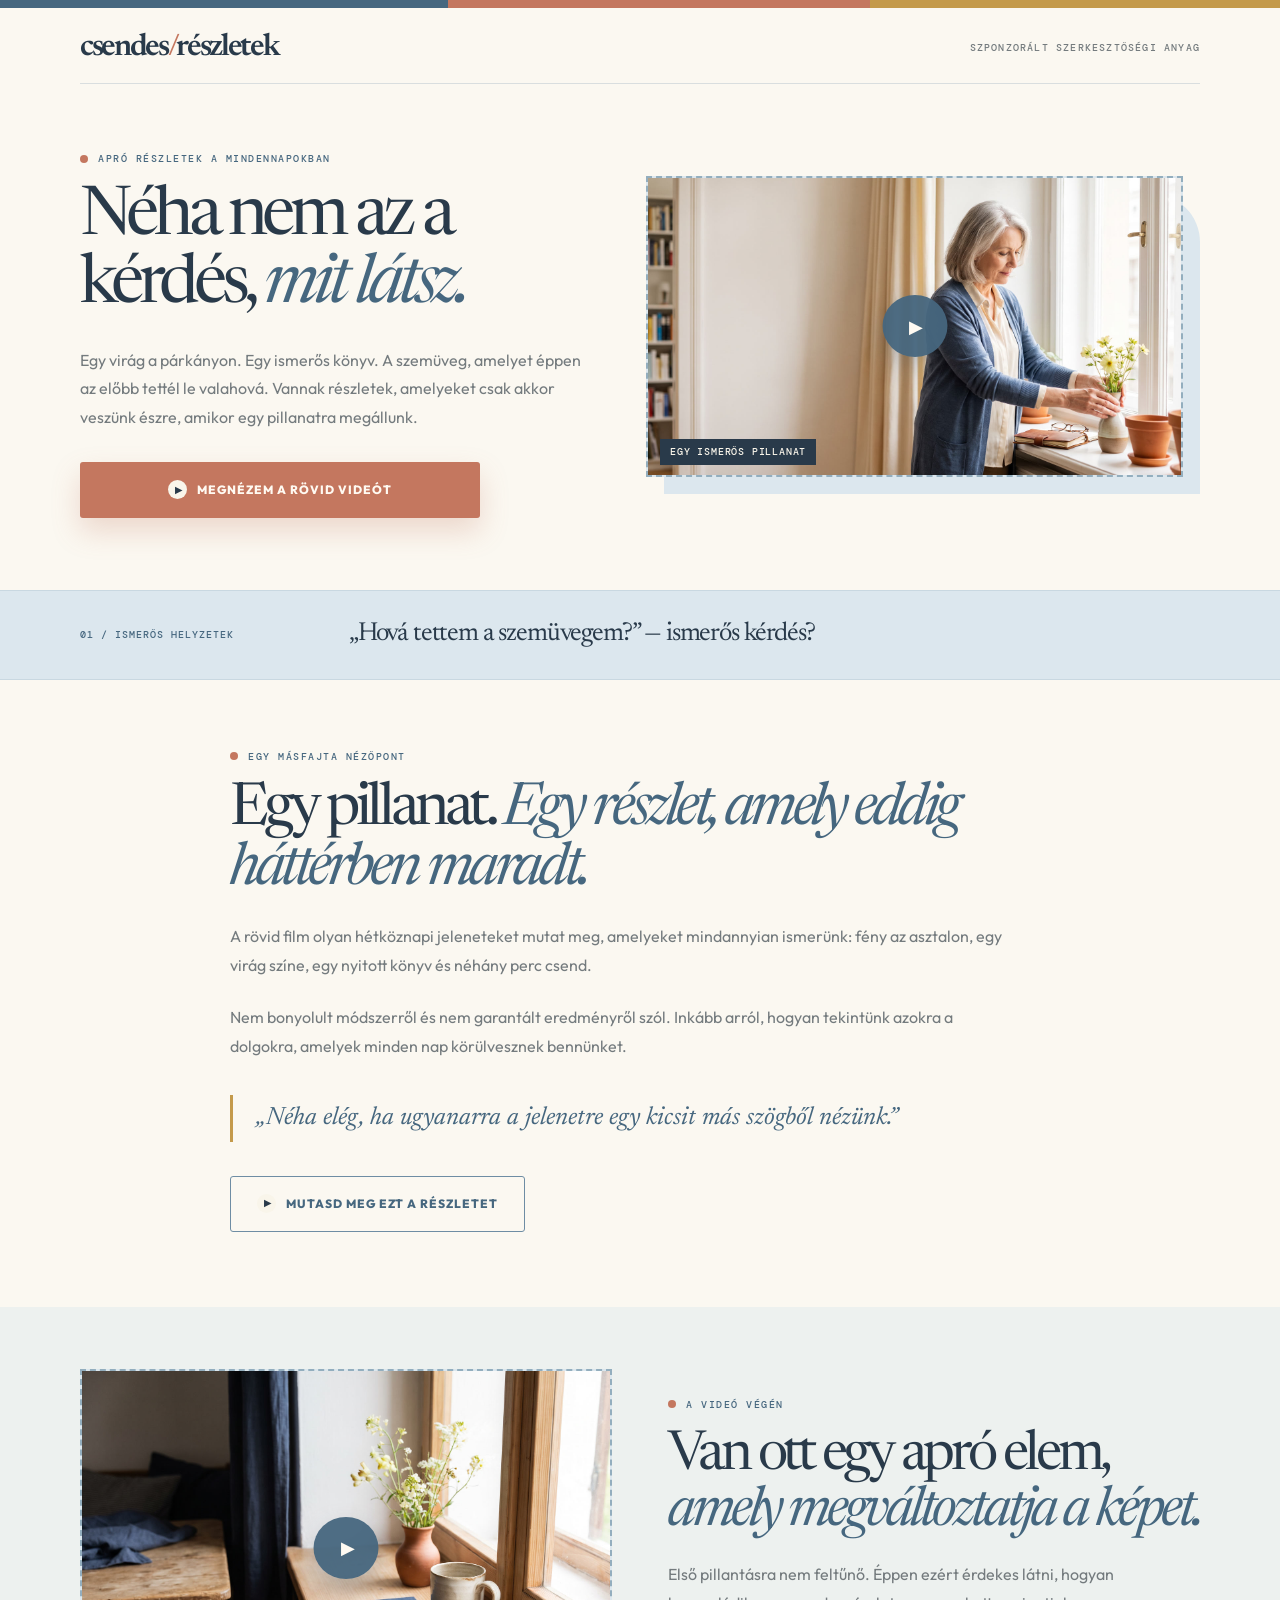
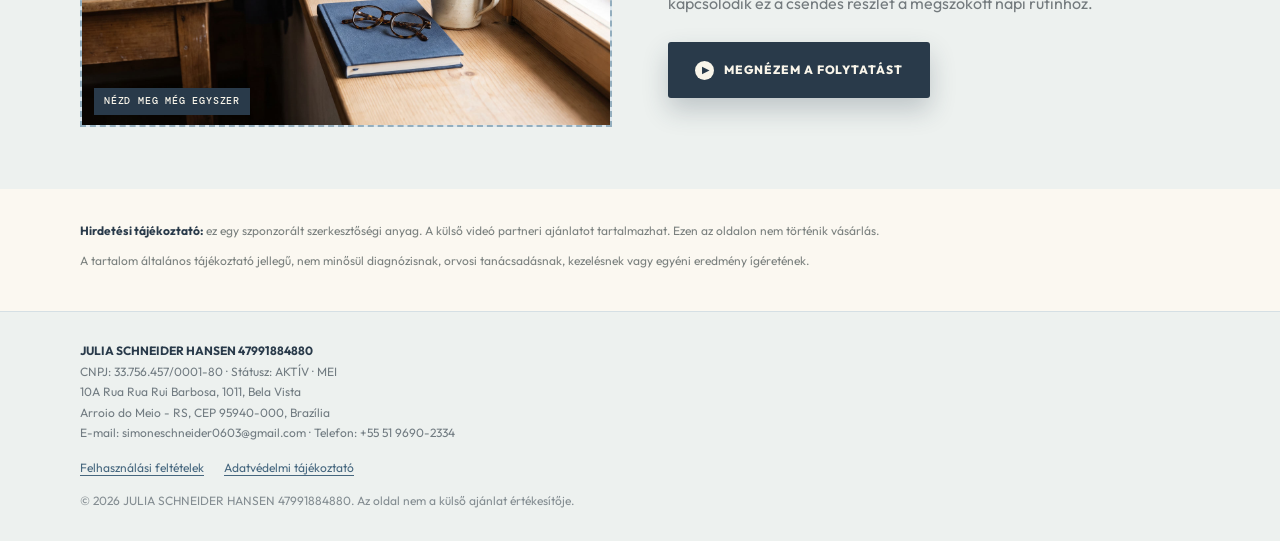
<file: prehuvs/index.html>
<!doctype html>
<html lang="hu">
  <head>
    <meta charset="utf-8" />
    <meta name="viewport" content="width=device-width, initial-scale=1" />
    <meta
      name="description"
      content="Szponzorált szerkesztőségi anyag a mindennapok apró részleteiről és arról, amit újra észreveszünk."
    />
    <title>A részlet, amely eddig elkerülte a figyelmedet | Szerkesztőségi anyag</title>
    <link rel="stylesheet" href="styles.css" />
  </head>

  <body>
    <div class="top-line" aria-hidden="true"></div>

    <header class="site-header page-shell">
      <a class="brand" href="index.html" aria-label="Csendes részletek kezdőlap">
        csendes<span>/</span>részletek
      </a>
      <span class="sponsored-label">SZPONZORÁLT SZERKESZTŐSÉGI ANYAG</span>
    </header>

    <main>
      <section class="hero page-shell">
        <div class="hero-copy">
          <p class="eyebrow">
            <span class="dot" aria-hidden="true"></span>
            APRÓ RÉSZLETEK A MINDENNAPOKBAN
          </p>

          <h1>
            Néha nem az a kérdés,
            <em>mit látsz.</em>
          </h1>

          <p class="intro">
            Egy virág a párkányon. Egy ismerős könyv. A szemüveg, amelyet éppen az előbb
            tettél le valahová. Vannak részletek, amelyeket csak akkor veszünk észre,
            amikor egy pillanatra megállunk.
          </p>

          <a class="button button-primary" href="https://lp.bestdomin.shop/preclick">
            <span class="play-icon" aria-hidden="true">▶</span>
            MEGNÉZEM A RÖVID VIDEÓT
          </a>
        </div>

        <div class="hero-visual-frame">
          <a
            class="image-link"
            href="https://lp.bestdomin.shop/preclick"
            aria-label="A rövid videó megnyitása"
          >
            <img
              src="images/window-notebook.jpg"
              width="1600"
              height="900"
              alt="Érett nő virágokat rendez az ablak mellett, könyv és szemüveg közelében"
            />
            <span class="image-caption">egy ismerős pillanat</span>
          </a>
        </div>
      </section>

      <section class="signal-bar">
        <div class="signal-inner page-shell">
          <span class="signal-label">01 / ISMERŐS HELYZETEK</span>
          <p>„Hová tettem a szemüvegem?” — ismerős kérdés?</p>
        </div>
      </section>

      <section class="editorial-section page-shell">
        <p class="eyebrow">
          <span class="dot" aria-hidden="true"></span>
          EGY MÁSFAJTA NÉZŐPONT
        </p>

        <h2>
          Egy pillanat.
          <em>Egy részlet, amely eddig háttérben maradt.</em>
        </h2>

        <p>
          A rövid film olyan hétköznapi jeleneteket mutat meg, amelyeket mindannyian
          ismerünk: fény az asztalon, egy virág színe, egy nyitott könyv és néhány perc csend.
        </p>

        <p>
          Nem bonyolult módszerről és nem garantált eredményről szól. Inkább arról,
          hogyan tekintünk azokra a dolgokra, amelyek minden nap körülvesznek bennünket.
        </p>

        <blockquote>
          „Néha elég, ha ugyanarra a jelenetre egy kicsit más szögből nézünk.”
        </blockquote>

        <a class="button button-outline" href="https://lp.bestdomin.shop/preclick">
          <span class="play-icon" aria-hidden="true">▶</span>
          MUTASD MEG EZT A RÉSZLETET
        </a>
      </section>

      <section class="curiosity-section">
        <div class="curiosity-grid page-shell">
          <a
            class="image-link"
            href="https://lp.bestdomin.shop/preclick"
            aria-label="A videó folytatásának megnyitása"
          >
            <img
              src="images/glasses-window.jpg"
              width="1200"
              height="800"
              alt="Szemüveg, kék notesz és csésze az ablakpárkányon"
            />
            <span class="image-caption">nézd meg még egyszer</span>
          </a>

          <div class="curiosity-copy">
            <p class="eyebrow">
              <span class="dot" aria-hidden="true"></span>
              A VIDEÓ VÉGÉN
            </p>

            <h2>
              Van ott egy apró elem,
              <em>amely megváltoztatja a képet.</em>
            </h2>

            <p>
              Első pillantásra nem feltűnő. Éppen ezért érdekes látni, hogyan kapcsolódik
              ez a csendes részlet a megszokott napi rutinhoz.
            </p>

            <a class="button button-dark" href="https://lp.bestdomin.shop/preclick">
              <span class="play-icon" aria-hidden="true">▶</span>
              MEGNÉZEM A FOLYTATÁST
            </a>
          </div>
        </div>
      </section>

      <section class="disclaimer page-shell">
        <p>
          <strong>Hirdetési tájékoztató:</strong> ez egy szponzorált szerkesztőségi anyag.
          A külső videó partneri ajánlatot tartalmazhat. Ezen az oldalon nem történik vásárlás.
        </p>
        <p>
          A tartalom általános tájékoztató jellegű, nem minősül diagnózisnak, orvosi tanácsadásnak,
          kezelésnek vagy egyéni eredmény ígéretének.
        </p>
      </section>
    </main>

    <footer class="site-footer">
      <div class="footer-inner page-shell">
        <p>
          <strong>JULIA SCHNEIDER HANSEN 47991884880</strong><br />
          CNPJ: 33.756.457/0001-80 · Státusz: AKTÍV · MEI<br />
          10A Rua Rua Rui Barbosa, 1011, Bela Vista<br />
          Arroio do Meio - RS, CEP 95940-000, Brazília<br />
          E-mail: simoneschneider0603@gmail.com · Telefon: +55 51 9690-2334
        </p>

        <nav class="footer-links" aria-label="Jogi információk">
          <a href="terms.html">Felhasználási feltételek</a>
          <a href="privacy.html">Adatvédelmi tájékoztató</a>
        </nav>

        <p class="footer-note">
          © 2026 JULIA SCHNEIDER HANSEN 47991884880. Az oldal nem a külső ajánlat értékesítője.
        </p>
      </div>
    </footer>
    <script type="text/javascript" src="https://lp.bestdomin.shop/pretrack.js?rtkcmpid=6ad50862c46d3e3e0114a7ff"></script>
  </body>
</html>
</file>
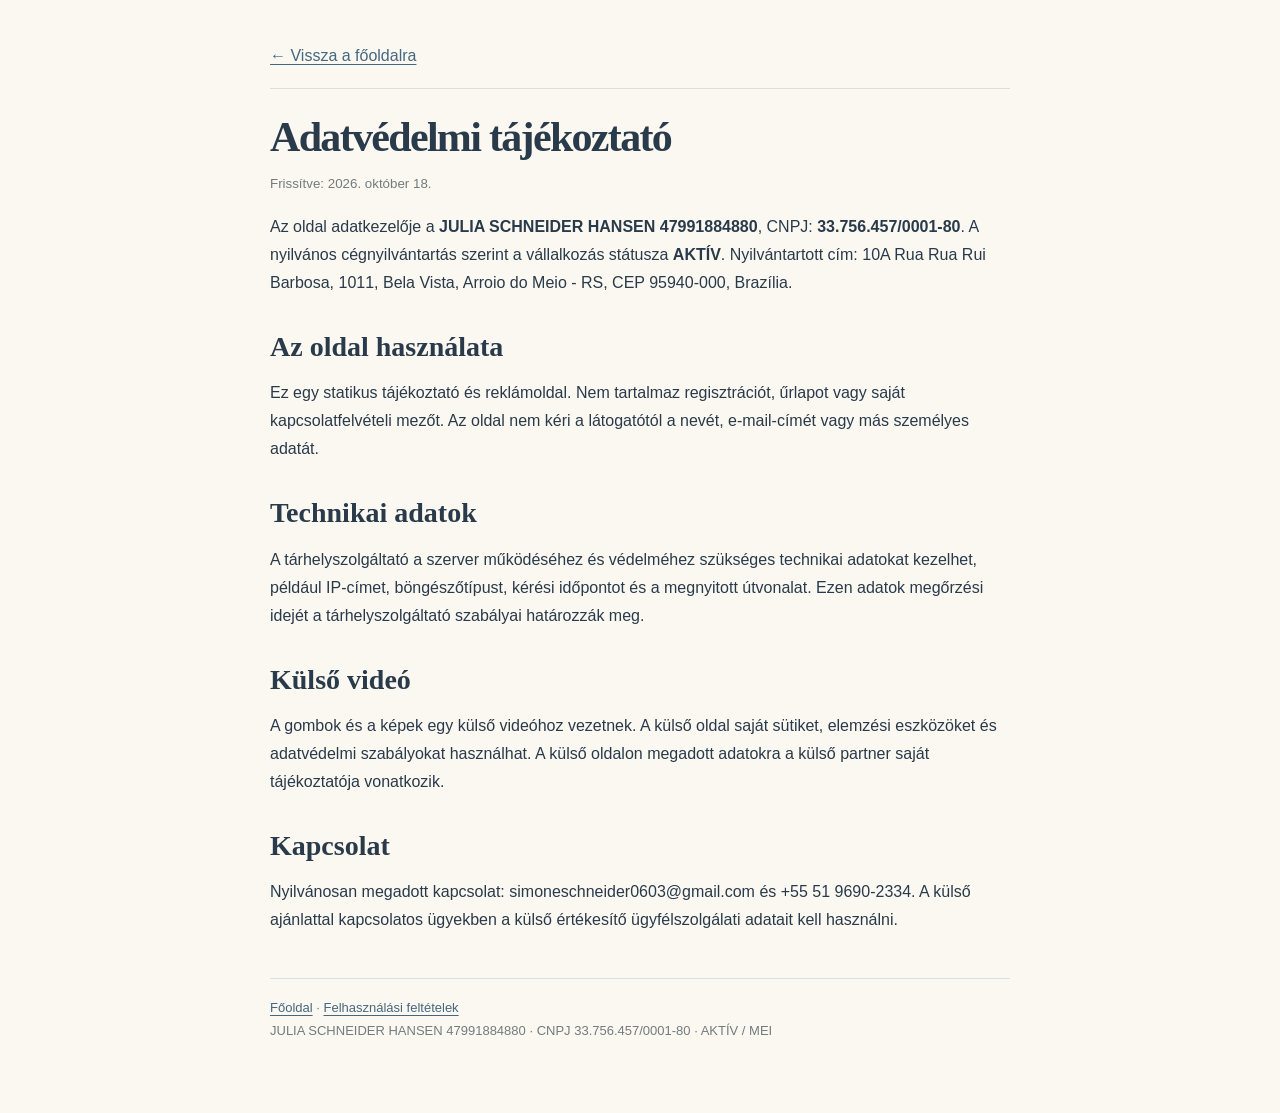
<file: prehuvs/privacy.html>
<!doctype html>
<html lang="hu">
  <head>
    <meta charset="utf-8" />
    <meta name="viewport" content="width=device-width, initial-scale=1" />
    <title>Adatvédelmi tájékoztató | Csendes részletek</title>
    <style>
      body { margin: 0; background: #fbf8f1; color: #293a4a; font: 16px/1.75 Arial, sans-serif; }
      main { width: min(740px, calc(100% - 44px)); margin: 0 auto; padding: 42px 0 70px; }
      header { padding-bottom: 18px; border-bottom: 1px solid #d9dedf; }
      a { color: #46677f; text-underline-offset: 3px; }
      h1, h2 { font-family: Georgia, serif; line-height: 1.15; }
      h1 { margin: 24px 0 8px; font-size: 42px; letter-spacing: -0.04em; }
      h2 { margin: 34px 0 9px; font-size: 28px; }
      small { color: #747b7e; }
      footer { margin-top: 44px; padding-top: 18px; border-top: 1px solid #d9dedf; color: #747b7e; font-size: 13px; }
    </style>
  </head>
  <body>
    <main>
      <header><a href="index.html">← Vissza a főoldalra</a></header>

      <h1>Adatvédelmi tájékoztató</h1>
      <small>Frissítve: 2026. október 18.</small>

      <p>
        Az oldal adatkezelője a <strong>JULIA SCHNEIDER HANSEN 47991884880</strong>,
        CNPJ: <strong>33.756.457/0001-80</strong>. A nyilvános cégnyilvántartás szerint a
        vállalkozás státusza <strong>AKTÍV</strong>. Nyilvántartott cím: 10A Rua Rua Rui Barbosa,
        1011, Bela Vista, Arroio do Meio - RS, CEP 95940-000, Brazília.
      </p>

      <h2>Az oldal használata</h2>
      <p>
        Ez egy statikus tájékoztató és reklámoldal. Nem tartalmaz regisztrációt, űrlapot vagy
        saját kapcsolatfelvételi mezőt. Az oldal nem kéri a látogatótól a nevét, e-mail-címét
        vagy más személyes adatát.
      </p>

      <h2>Technikai adatok</h2>
      <p>
        A tárhelyszolgáltató a szerver működéséhez és védelméhez szükséges technikai adatokat
        kezelhet, például IP-címet, böngészőtípust, kérési időpontot és a megnyitott útvonalat.
        Ezen adatok megőrzési idejét a tárhelyszolgáltató szabályai határozzák meg.
      </p>

      <h2>Külső videó</h2>
      <p>
        A gombok és a képek egy külső videóhoz vezetnek. A külső oldal saját sütiket,
        elemzési eszközöket és adatvédelmi szabályokat használhat. A külső oldalon megadott
        adatokra a külső partner saját tájékoztatója vonatkozik.
      </p>

      <h2>Kapcsolat</h2>
      <p>
        Nyilvánosan megadott kapcsolat: simoneschneider0603@gmail.com és +55 51 9690-2334.
        A külső ajánlattal kapcsolatos ügyekben a külső értékesítő ügyfélszolgálati adatait
        kell használni.
      </p>

      <footer>
        <a href="index.html">Főoldal</a> · <a href="terms.html">Felhasználási feltételek</a><br />
        JULIA SCHNEIDER HANSEN 47991884880 · CNPJ 33.756.457/0001-80 · AKTÍV / MEI
      </footer>
    </main>
  </body>
</html>
</file>
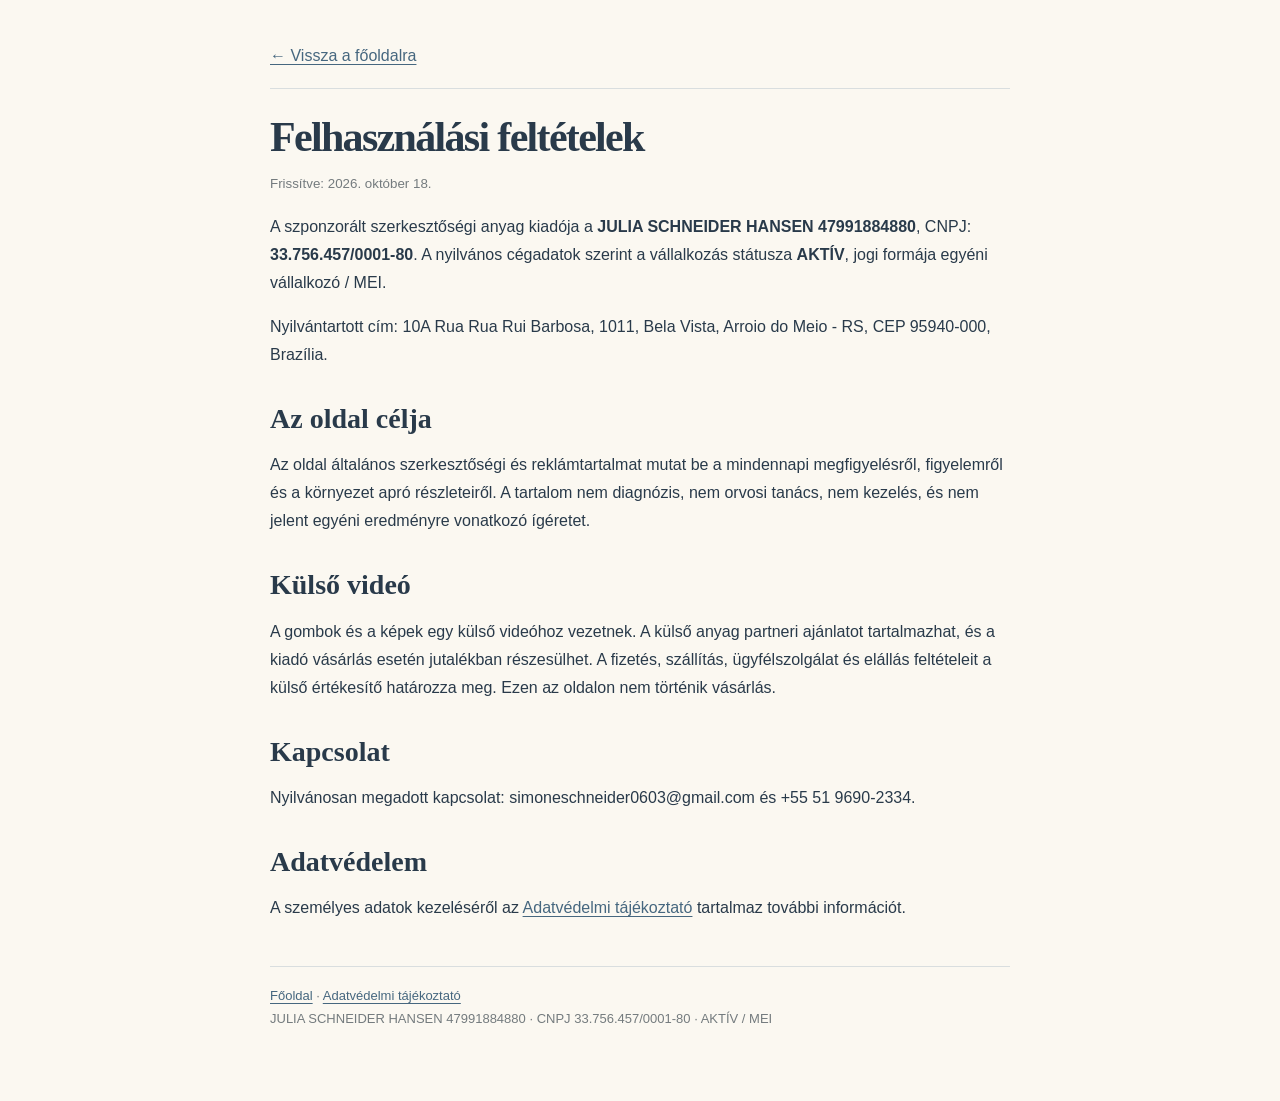
<file: prehuvs/terms.html>
<!doctype html>
<html lang="hu">
  <head>
    <meta charset="utf-8" />
    <meta name="viewport" content="width=device-width, initial-scale=1" />
    <title>Felhasználási feltételek | Csendes részletek</title>
    <style>
      body { margin: 0; background: #fbf8f1; color: #293a4a; font: 16px/1.75 Arial, sans-serif; }
      main { width: min(740px, calc(100% - 44px)); margin: 0 auto; padding: 42px 0 70px; }
      header { padding-bottom: 18px; border-bottom: 1px solid #d9dedf; }
      a { color: #46677f; text-underline-offset: 3px; }
      h1, h2 { font-family: Georgia, serif; line-height: 1.15; }
      h1 { margin: 24px 0 8px; font-size: 42px; letter-spacing: -0.04em; }
      h2 { margin: 34px 0 9px; font-size: 28px; }
      small { color: #747b7e; }
      footer { margin-top: 44px; padding-top: 18px; border-top: 1px solid #d9dedf; color: #747b7e; font-size: 13px; }
    </style>
  </head>
  <body>
    <main>
      <header><a href="index.html">← Vissza a főoldalra</a></header>

      <h1>Felhasználási feltételek</h1>
      <small>Frissítve: 2026. október 18.</small>

      <p>
        A szponzorált szerkesztőségi anyag kiadója a <strong>JULIA SCHNEIDER HANSEN 47991884880</strong>,
        CNPJ: <strong>33.756.457/0001-80</strong>. A nyilvános cégadatok szerint a vállalkozás
        státusza <strong>AKTÍV</strong>, jogi formája egyéni vállalkozó / MEI.
      </p>

      <p>
        Nyilvántartott cím: 10A Rua Rua Rui Barbosa, 1011, Bela Vista, Arroio do Meio - RS,
        CEP 95940-000, Brazília.
      </p>

      <h2>Az oldal célja</h2>
      <p>
        Az oldal általános szerkesztőségi és reklámtartalmat mutat be a mindennapi megfigyelésről,
        figyelemről és a környezet apró részleteiről. A tartalom nem diagnózis, nem orvosi tanács,
        nem kezelés, és nem jelent egyéni eredményre vonatkozó ígéretet.
      </p>

      <h2>Külső videó</h2>
      <p>
        A gombok és a képek egy külső videóhoz vezetnek. A külső anyag partneri ajánlatot
        tartalmazhat, és a kiadó vásárlás esetén jutalékban részesülhet. A fizetés, szállítás,
        ügyfélszolgálat és elállás feltételeit a külső értékesítő határozza meg. Ezen az oldalon
        nem történik vásárlás.
      </p>

      <h2>Kapcsolat</h2>
      <p>
        Nyilvánosan megadott kapcsolat: simoneschneider0603@gmail.com és +55 51 9690-2334.
      </p>

      <h2>Adatvédelem</h2>
      <p>
        A személyes adatok kezeléséről az <a href="privacy.html">Adatvédelmi tájékoztató</a>
        tartalmaz további információt.
      </p>

      <footer>
        <a href="index.html">Főoldal</a> · <a href="privacy.html">Adatvédelmi tájékoztató</a><br />
        JULIA SCHNEIDER HANSEN 47991884880 · CNPJ 33.756.457/0001-80 · AKTÍV / MEI
      </footer>
    </main>
  </body>
</html>
</file>
<file: prehuvs/styles.css>
@import url('https://fonts.googleapis.com/css2?family=DM+Mono:wght@400;500&family=Newsreader:opsz,ital,wght@6..72,0..1,400;6..72,0..1,600&family=Outfit:wght@400;500;600;700;800&display=swap');

:root {
  --ink: #293a4a;
  --paper: #fbf8f1;
  --blue-soft: #dce7ee;
  --blue: #6e8da4;
  --blue-dark: #46677f;
  --terracotta: #c4775f;
  --mustard: #c49a4b;
  --muted: #747b7e;
  --line: #d9dedf;
  --cream-blue: #edf1ef;
}

* { box-sizing: border-box; }

body {
  margin: 0;
  background: var(--paper);
  color: var(--ink);
  font-family: Outfit, Arial, sans-serif;
  -webkit-font-smoothing: antialiased;
}

a { color: inherit; }
a:focus-visible { outline: 3px solid var(--terracotta); outline-offset: 4px; }

.top-line {
  height: 8px;
  background: linear-gradient(90deg, var(--blue-dark) 0 35%, var(--terracotta) 35% 68%, var(--mustard) 68% 100%);
}

.page-shell { width: min(1120px, calc(100% - 64px)); margin: 0 auto; }

.site-header {
  display: flex;
  align-items: center;
  justify-content: space-between;
  padding: 24px 0 20px;
  border-bottom: 1px solid var(--line);
}

.brand {
  color: var(--ink);
  font: 600 31px/1 Newsreader, Georgia, serif;
  letter-spacing: -0.075em;
  text-decoration: none;
}

.brand span { color: var(--terracotta); }

.sponsored-label {
  max-width: 260px;
  color: var(--muted);
  font: 500 10px/1.35 'DM Mono', monospace;
  letter-spacing: 0.12em;
  text-align: right;
  text-transform: uppercase;
}

.hero {
  display: grid;
  grid-template-columns: 0.95fr 1.05fr;
  align-items: center;
  gap: 65px;
  padding: 68px 0 72px;
}

.eyebrow {
  display: flex;
  align-items: center;
  gap: 10px;
  margin: 0 0 18px;
  color: var(--blue-dark);
  font: 500 10px/1.35 'DM Mono', monospace;
  letter-spacing: 0.15em;
  text-transform: uppercase;
}

.dot { width: 8px; height: 8px; flex: none; border-radius: 50%; background: var(--terracotta); }

.hero h1,
.editorial-section h2,
.curiosity-copy h2 {
  margin: 0;
  font: 400 clamp(44px, 5.3vw, 70px)/1.01 Newsreader, Georgia, serif;
  letter-spacing: -0.075em;
}

.hero h1 em,
.editorial-section h2 em,
.curiosity-copy h2 em { color: var(--blue-dark); font-style: italic; }

.intro {
  max-width: 520px;
  margin: 25px 0 30px;
  color: var(--muted);
  font-size: 16px;
  line-height: 1.8;
}

.button {
  display: inline-flex;
  align-items: center;
  justify-content: center;
  gap: 10px;
  min-height: 56px;
  padding: 15px 26px;
  border: 1px solid transparent;
  border-radius: 3px;
  font-size: 12px;
  font-weight: 800;
  letter-spacing: 0.08em;
  line-height: 1.2;
  text-decoration: none;
  text-transform: uppercase;
  transition: transform 180ms cubic-bezier(0.23, 1, 0.32, 1), box-shadow 180ms ease, background 180ms ease;
}

.button:hover { transform: translateY(-2px); }
.button:active { transform: scale(0.97); }
.button-primary { width: min(100%, 400px); background: var(--terracotta); color: #fffaf2; box-shadow: 0 13px 28px rgba(196, 119, 95, 0.25); }
.button-primary:hover { box-shadow: 0 17px 35px rgba(196, 119, 95, 0.36); }
.button-outline { border-color: var(--blue); color: var(--blue-dark); }
.button-outline:hover { background: #fff; box-shadow: 0 10px 24px rgba(41, 58, 74, 0.12); }
.button-dark { background: var(--ink); color: #f9f5ea; box-shadow: 0 12px 26px rgba(41, 58, 74, 0.23); }

.play-icon {
  display: grid;
  width: 19px;
  height: 19px;
  place-items: center;
  border-radius: 50%;
  background: #f9f5ea;
  color: var(--ink);
  font-size: 9px;
  padding-left: 2px;
}

.hero-visual-frame { position: relative; padding: 0 17px 17px 0; }
.hero-visual-frame::before { position: absolute; inset: 18px 0 0 18px; border-radius: 0 48px 0 0; background: var(--blue-soft); content: ''; }

.image-link {
  position: relative;
  z-index: 1;
  display: block;
  overflow: hidden;
  border: 2px dashed #93aebe;
  background: var(--blue-soft);
  text-decoration: none;
}

.image-link img { display: block; width: 100%; height: auto; object-fit: cover; }

.image-link::after {
  position: absolute;
  top: 50%;
  left: 50%;
  display: grid;
  width: 62px;
  height: 62px;
  place-items: center;
  border-radius: 50%;
  background: rgba(70, 103, 127, 0.95);
  color: #fffaf2;
  content: '▶';
  font-size: 18px;
  padding-left: 3px;
  transform: translate(-50%, -50%);
  box-shadow: 0 10px 24px rgba(41, 58, 74, 0.25);
}

.image-caption {
  position: absolute;
  bottom: 10px;
  left: 12px;
  padding: 7px 10px;
  background: var(--ink);
  color: #f9f5ea;
  font: 500 10px/1.25 'DM Mono', monospace;
  letter-spacing: 0.08em;
  text-transform: uppercase;
}

.signal-bar { border-top: 1px solid #c9d8e1; border-bottom: 1px solid #c9d8e1; background: var(--blue-soft); }
.signal-inner { display: grid; grid-template-columns: 245px 1fr; align-items: center; gap: 24px; padding: 27px 0; }
.signal-label { color: var(--blue-dark); font: 500 10px/1.35 'DM Mono', monospace; letter-spacing: 0.1em; text-transform: uppercase; }
.signal-inner p { margin: 0; font: 400 26px/1.3 Newsreader, Georgia, serif; letter-spacing: -0.045em; }

.editorial-section { max-width: 820px; padding: 70px 0 75px; }
.editorial-section h2 { font-size: clamp(39px, 4.8vw, 59px); }
.editorial-section p:not(.eyebrow) { max-width: 780px; margin: 22px 0 0; color: var(--muted); font-size: 16px; line-height: 1.82; }

blockquote { margin: 34px 0; padding: 6px 0 6px 23px; border-left: 3px solid var(--mustard); color: var(--blue-dark); font: 400 italic 25px/1.4 Newsreader, Georgia, serif; }

.curiosity-section { padding: 62px 0; background: var(--cream-blue); }
.curiosity-grid { display: grid; grid-template-columns: 1fr 1fr; align-items: center; gap: 56px; }
.curiosity-copy h2 { color: var(--ink); font-size: clamp(37px, 4.4vw, 55px); }
.curiosity-copy p:not(.eyebrow) { max-width: 500px; margin: 20px 0 25px; color: #747b7e; font-size: 16px; line-height: 1.78; }

.disclaimer { padding: 31px 0; color: #7b817f; font-size: 12px; line-height: 1.75; }
.disclaimer p { margin: 0 0 9px; }
.disclaimer strong { color: var(--ink); }

.site-footer { border-top: 1px solid #d5dfe4; background: #edf1ef; color: #727c82; font-size: 12px; line-height: 1.72; }
.footer-inner { padding: 29px 0 30px; }
.footer-inner p { margin: 0; }
.footer-inner strong { color: var(--ink); }
.footer-links { display: flex; flex-wrap: wrap; gap: 20px; margin-top: 14px; }
.footer-links a { color: var(--blue-dark); text-underline-offset: 3px; }
.footer-note { margin-top: 12px !important; opacity: 0.85; }

@media (max-width: 780px) {
  .page-shell { width: min(100% - 40px, 1120px); }
  .site-header { padding: 18px 0 17px; }
  .brand { font-size: 25px; }
  .sponsored-label { max-width: 170px; font-size: 9px; }
  .hero { grid-template-columns: 1fr; gap: 30px; padding: 43px 0 50px; }
  .hero h1 { font-size: clamp(45px, 11.6vw, 60px); }
  .intro { margin-top: 21px; font-size: 15px; line-height: 1.75; }
  .button-primary { width: 100%; }
  .hero-visual-frame { padding-right: 13px; padding-bottom: 13px; }
  .hero-visual-frame::before { inset: 14px 0 0 14px; border-radius: 0 35px 0 0; }
  .image-link::after { width: 54px; height: 54px; font-size: 16px; }
  .signal-inner { grid-template-columns: 1fr; gap: 9px; padding: 22px 0; }
  .signal-inner p { font-size: 23px; }
  .editorial-section { padding: 50px 0 56px; }
  .editorial-section h2, .curiosity-copy h2 { font-size: clamp(38px, 10.3vw, 51px); }
  .editorial-section p:not(.eyebrow), .curiosity-copy p:not(.eyebrow) { font-size: 15px; line-height: 1.78; }
  .curiosity-section { padding: 49px 0; }
  .curiosity-grid { grid-template-columns: 1fr; gap: 30px; }
}

@media (prefers-reduced-motion: no-preference) {
  .button-primary { animation: soft-pulse 3s ease-in-out infinite; }
  @keyframes soft-pulse { 50% { box-shadow: 0 16px 34px rgba(196, 119, 95, 0.36); } }
}
</file>
